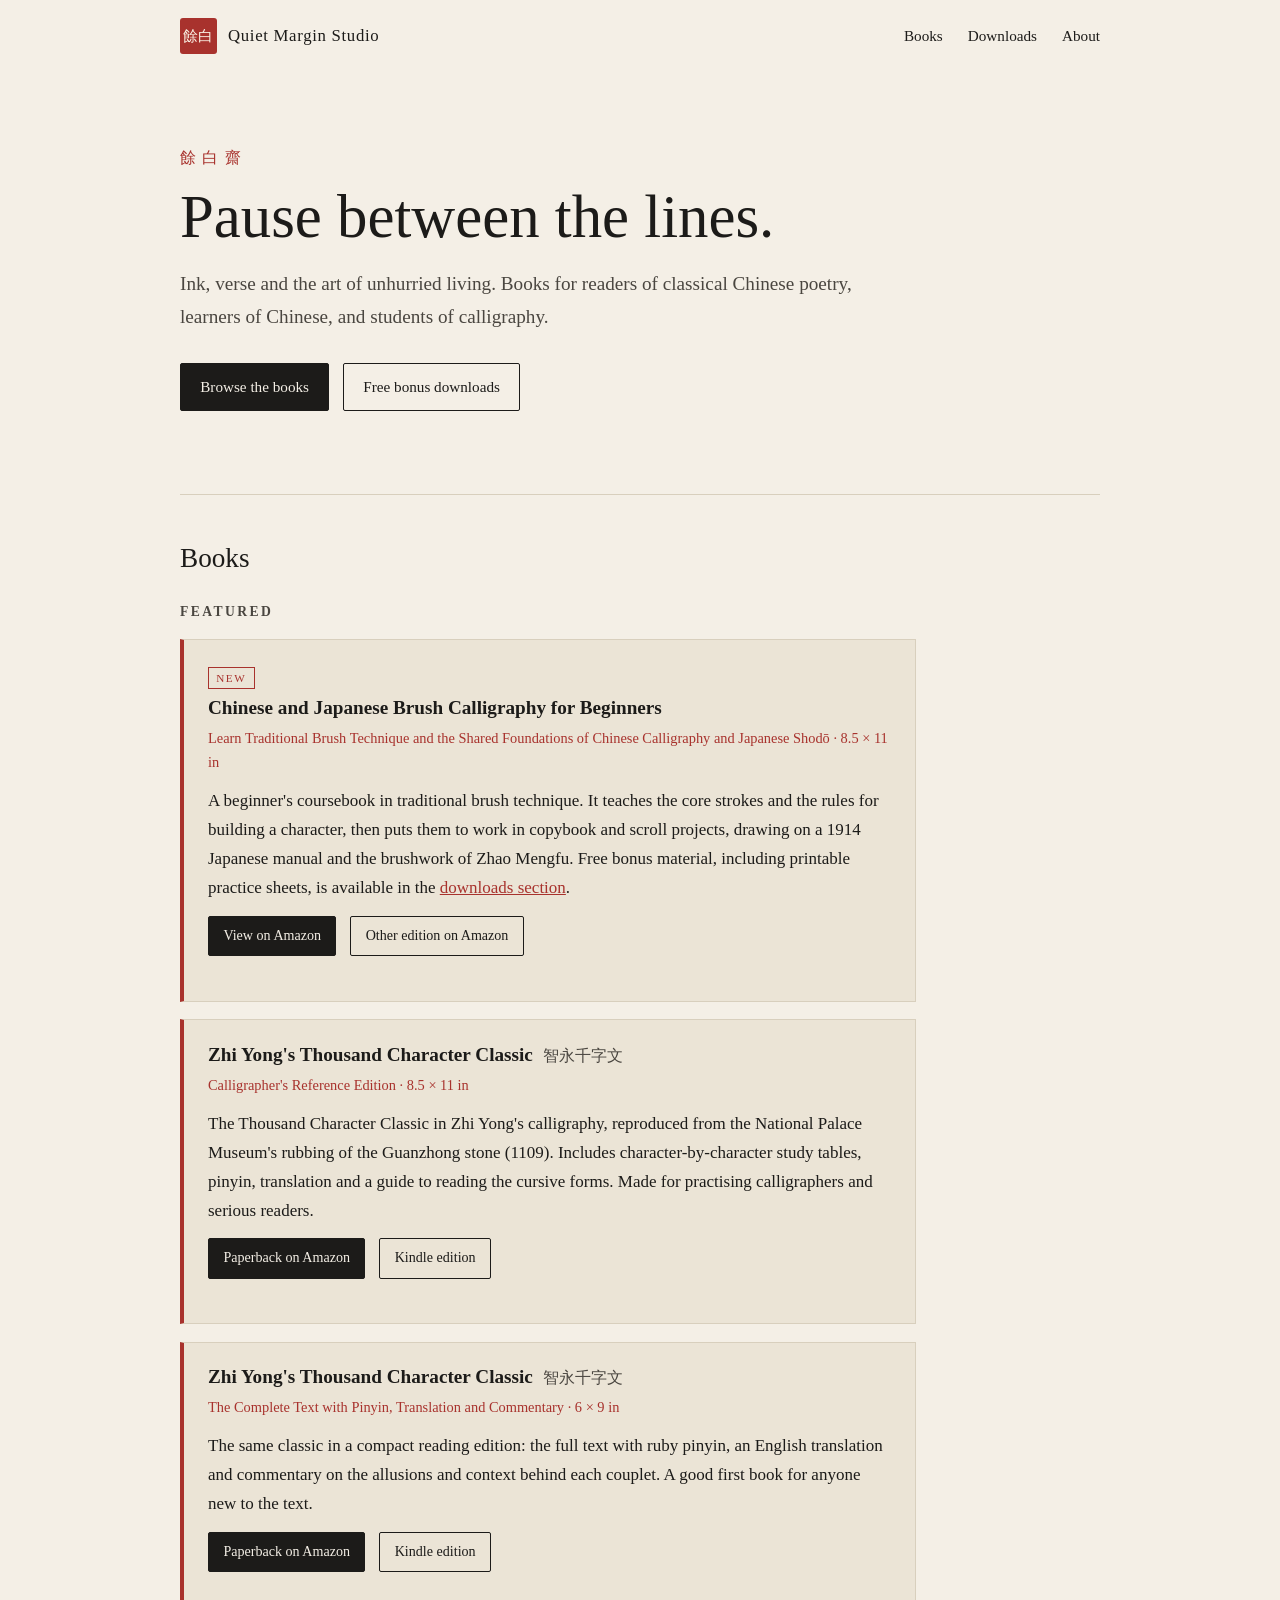
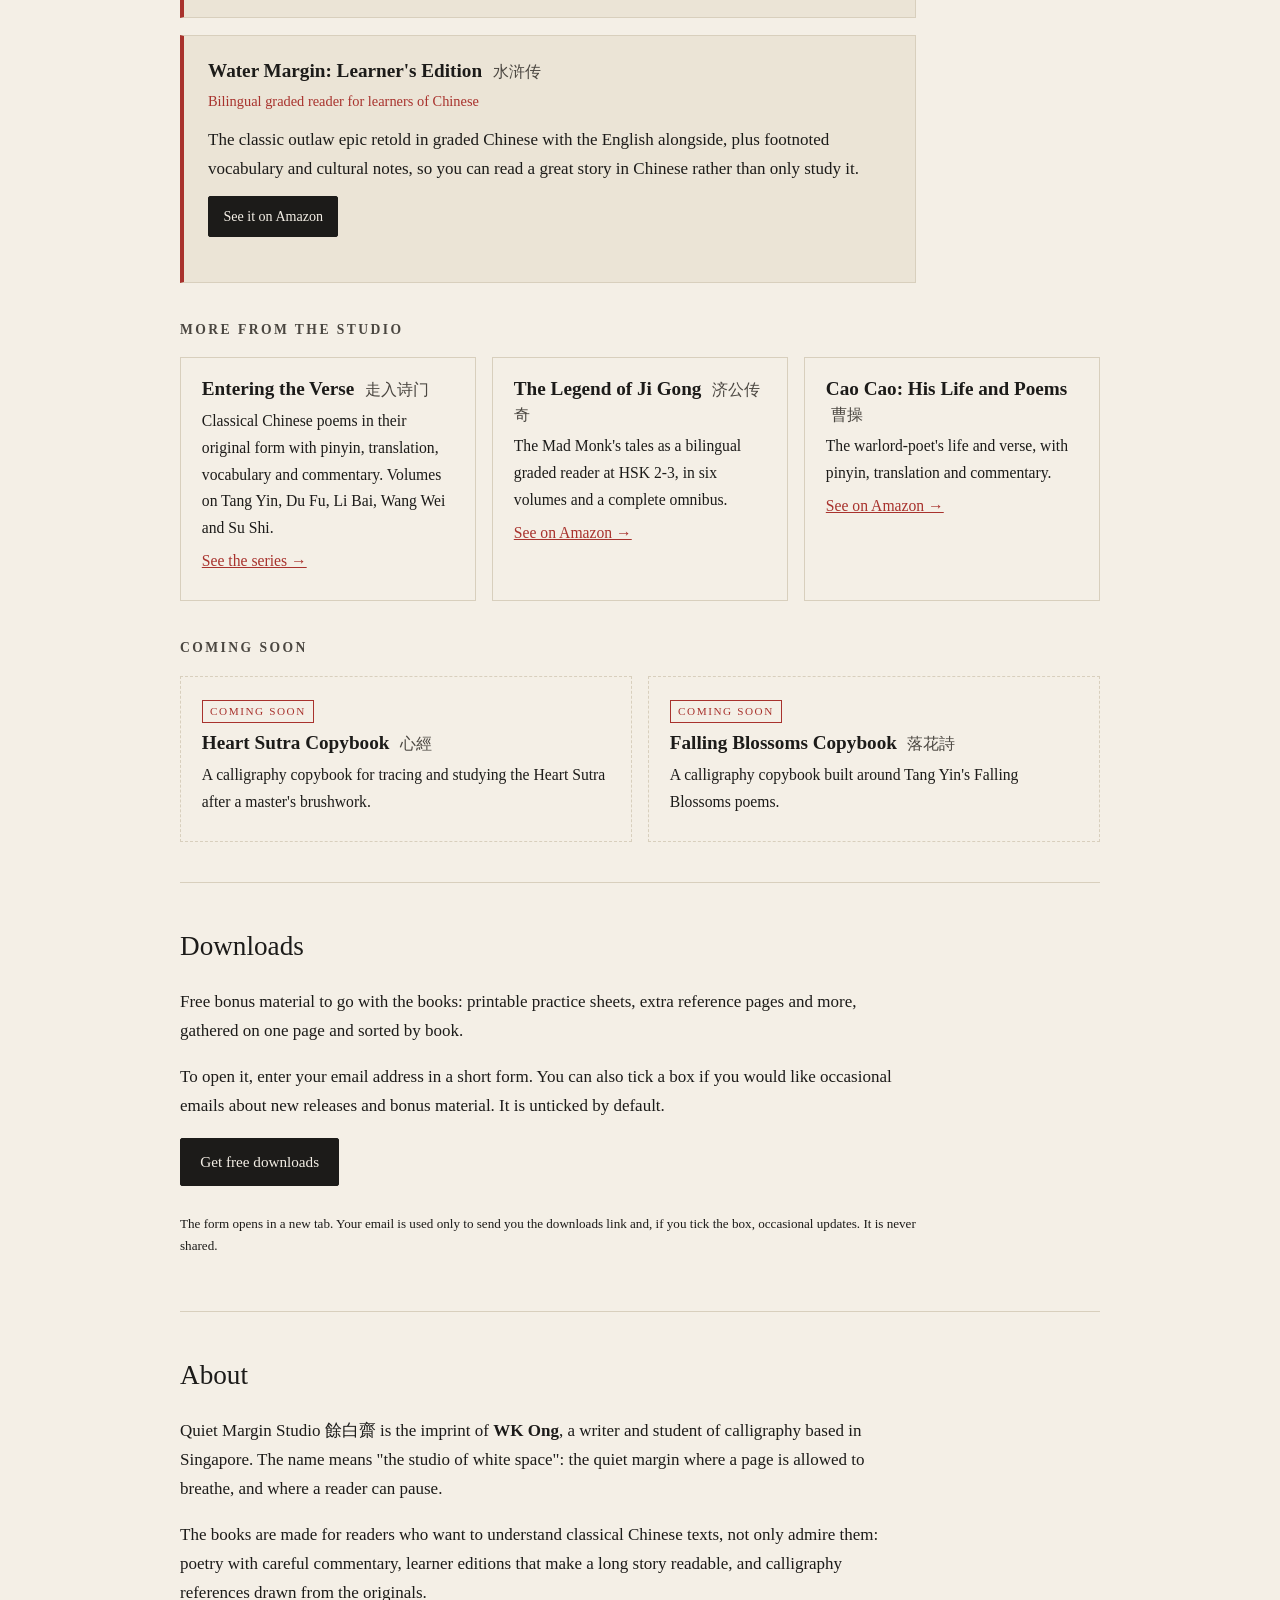
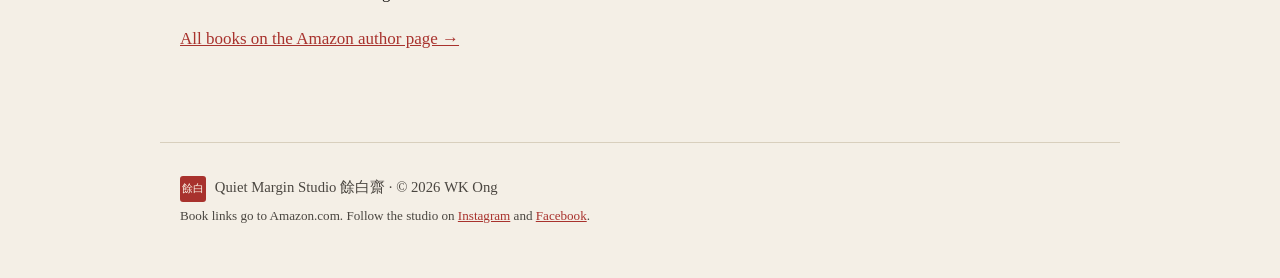
<file: index.html>
<!DOCTYPE html>
<html lang="en">
<head>
<meta charset="utf-8">
<meta name="viewport" content="width=device-width, initial-scale=1">
<title>Quiet Margin Studio 餘白齋 | Ink, verse and the art of unhurried living</title>
<meta name="description" content="Annotated classical Chinese poetry, the Thousand Character Classic, calligraphy reference books and graded readers for learners of Chinese and calligraphy. Quiet Margin Studio 餘白齋.">
<meta property="og:title" content="Quiet Margin Studio 餘白齋">
<meta property="og:description" content="Pause between the lines. Ink, verse and the art of unhurried living.">
<meta property="og:type" content="website">
<meta name="theme-color" content="#f4efe6">
<link rel="stylesheet" href="style.css">
</head>
<body>

<header class="site-header">
  <a class="brand" href="#top" aria-label="Quiet Margin Studio home">
    <span class="seal" aria-hidden="true">餘白</span>
    <span class="brand-name">Quiet Margin Studio</span>
  </a>
  <nav aria-label="Main">
    <a href="#books">Books</a>
    <a href="#downloads">Downloads</a>
    <a href="#about">About</a>
  </nav>
</header>

<main id="top">

<section class="hero">
  <p class="eyebrow">餘白齋</p>
  <h1>Pause between the lines.</h1>
  <p class="lede">Ink, verse and the art of unhurried living. Books for readers of classical Chinese poetry, learners of Chinese, and students of calligraphy.</p>
  <p class="cta">
    <a class="btn" href="#books">Browse the books</a>
    <a class="btn ghost" href="#downloads">Free bonus downloads</a>
  </p>
</section>

<section id="books" class="section">
  <h2>Books</h2>

  <h3 class="group">Featured</h3>

  <article class="book">
    <div class="book-body">
      <span class="tag">New</span>
      <h4>Chinese and Japanese Brush Calligraphy for Beginners</h4>
      <p class="kicker">Learn Traditional Brush Technique and the Shared Foundations of Chinese Calligraphy and Japanese Shod&#333; &middot; 8.5 &times; 11 in</p>
      <p>A beginner's coursebook in traditional brush technique. It teaches the core strokes and the rules for building a character, then puts them to work in copybook and scroll projects, drawing on a 1914 Japanese manual and the brushwork of Zhao Mengfu. Free bonus material, including printable practice sheets, is available in the <a href="#downloads">downloads section</a>.</p>
      <p class="links">
        <!-- TODO: confirm which ASIN is paperback and which is Kindle, then label the buttons "Paperback on Amazon" / "Kindle edition" -->
        <a class="btn small" href="https://www.amazon.com/dp/B0HSL45PC2" rel="noopener">View on Amazon</a>
        <a class="btn small ghost" href="https://www.amazon.com/dp/B0HSL29RRF" rel="noopener">Other edition on Amazon</a>
      </p>
    </div>
  </article>

  <article class="book">
    <div class="book-body">
      <h4>Zhi Yong's Thousand Character Classic <span class="zh">智永千字文</span></h4>
      <p class="kicker">Calligrapher's Reference Edition &middot; 8.5 &times; 11 in</p>
      <p>The Thousand Character Classic in Zhi Yong's calligraphy, reproduced from the National Palace Museum's rubbing of the Guanzhong stone (1109). Includes character-by-character study tables, pinyin, translation and a guide to reading the cursive forms. Made for practising calligraphers and serious readers.</p>
      <p class="links">
        <a class="btn small" href="https://www.amazon.com/dp/B0HP7FFG7Z" rel="noopener">Paperback on Amazon</a>
        <a class="btn small ghost" href="https://www.amazon.com/dp/B0HP773MP9" rel="noopener">Kindle edition</a>
      </p>
    </div>
  </article>

  <article class="book">
    <div class="book-body">
      <h4>Zhi Yong's Thousand Character Classic <span class="zh">智永千字文</span></h4>
      <p class="kicker">The Complete Text with Pinyin, Translation and Commentary &middot; 6 &times; 9 in</p>
      <p>The same classic in a compact reading edition: the full text with ruby pinyin, an English translation and commentary on the allusions and context behind each couplet. A good first book for anyone new to the text.</p>
      <p class="links">
        <a class="btn small" href="https://www.amazon.com/dp/B0HL45P8YJ" rel="noopener">Paperback on Amazon</a>
        <a class="btn small ghost" href="https://www.amazon.com/dp/B0HNBVPN42" rel="noopener">Kindle edition</a>
      </p>
    </div>
  </article>

  <article class="book">
    <div class="book-body">
      <h4>Water Margin: Learner's Edition <span class="zh">水浒传</span></h4>
      <p class="kicker">Bilingual graded reader for learners of Chinese</p>
      <p>The classic outlaw epic retold in graded Chinese with the English alongside, plus footnoted vocabulary and cultural notes, so you can read a great story in Chinese rather than only study it.</p>
      <p class="links">
        <!-- TODO: replace this author-page link with the direct Learner's Edition link: https://www.amazon.com/dp/ASIN -->
        <a class="btn small" href="https://www.amazon.com/WK-Ong/e/B0H46R8YNY" rel="noopener">See it on Amazon</a>
      </p>
    </div>
  </article>

  <h3 class="group">More from the studio</h3>

  <div class="grid">
    <article class="card">
      <h4>Entering the Verse <span class="zh">走入诗门</span></h4>
      <p>Classical Chinese poems in their original form with pinyin, translation, vocabulary and commentary. Volumes on Tang Yin, Du Fu, Li Bai, Wang Wei and Su Shi.</p>
      <p><a href="https://www.amazon.com/WK-Ong/e/B0H46R8YNY" rel="noopener">See the series &rarr;</a></p>
    </article>
    <article class="card">
      <h4>The Legend of Ji Gong <span class="zh">济公传奇</span></h4>
      <p>The Mad Monk's tales as a bilingual graded reader at HSK 2-3, in six volumes and a complete omnibus.</p>
      <p><a href="https://www.amazon.com/WK-Ong/e/B0H46R8YNY" rel="noopener">See on Amazon &rarr;</a></p>
    </article>
    <article class="card">
      <h4>Cao Cao: His Life and Poems <span class="zh">曹操</span></h4>
      <p>The warlord-poet's life and verse, with pinyin, translation and commentary.</p>
      <p><a href="https://www.amazon.com/WK-Ong/e/B0H46R8YNY" rel="noopener">See on Amazon &rarr;</a></p>
    </article>
  </div>

  <h3 class="group">Coming soon</h3>

  <div class="grid">
    <!-- Edit the titles below once confirmed. When a book is live, change class="card soon" to class="card",
         remove the "Coming soon" tag and set the link to https://www.amazon.com/dp/ASIN -->
    <article class="card soon">
      <span class="tag">Coming soon</span>
      <h4>Heart Sutra Copybook <span class="zh">心經</span></h4>
      <p>A calligraphy copybook for tracing and studying the Heart Sutra after a master's brushwork.</p>
    </article>
    <article class="card soon">
      <span class="tag">Coming soon</span>
      <h4>Falling Blossoms Copybook <span class="zh">落花詩</span></h4>
      <p>A calligraphy copybook built around Tang Yin's Falling Blossoms poems.</p>
    </article>
  </div>
</section>

<section id="downloads" class="section downloads">
  <h2>Downloads</h2>
  <p>Free bonus material to go with the books: printable practice sheets, extra reference pages and more, gathered on one page and sorted by book.</p>
  <p>To open it, enter your email address in a short form. You can also tick a box if you would like occasional emails about new releases and bonus material. It is unticked by default.</p>

  <p id="dl-first">
    <a id="dl-open" class="btn" href="https://forms.gle/yKo53hTwRgAWXKhK8" target="_blank" rel="noopener">Get free downloads</a>
  </p>
  <p id="dl-again" hidden>
    <a class="btn" href="bonus-downloads.html">Go to your downloads</a>
    <a class="btn ghost" href="https://forms.gle/yKo53hTwRgAWXKhK8" target="_blank" rel="noopener">Use a different email</a>
  </p>
  <p class="fine">The form opens in a new tab. Your email is used only to send you the downloads link and, if you tick the box, occasional updates. It is never shared.</p>
</section>

<script>
(function(){
  var KEY='qms_dl_access';
  var first=document.getElementById('dl-first'),again=document.getElementById('dl-again');
  function showAgain(){first.hidden=true;again.hidden=false;}
  try{if(localStorage.getItem(KEY)==='1'){showAgain();}}catch(e){}
  document.getElementById('dl-open').addEventListener('click',function(){
    try{localStorage.setItem(KEY,'1');}catch(e){}
    setTimeout(showAgain,800);
  });
})();
</script>

<section id="about" class="section">
  <h2>About</h2>
  <p>Quiet Margin Studio 餘白齋 is the imprint of <strong>WK Ong</strong>, a writer and student of calligraphy based in Singapore. The name means "the studio of white space": the quiet margin where a page is allowed to breathe, and where a reader can pause.</p>
  <p>The books are made for readers who want to understand classical Chinese texts, not only admire them: poetry with careful commentary, learner editions that make a long story readable, and calligraphy references drawn from the originals.</p>
  <p><a href="https://www.amazon.com/WK-Ong/e/B0H46R8YNY" rel="noopener">All books on the Amazon author page &rarr;</a></p>
</section>

</main>

<footer class="site-footer">
  <p><span class="seal small" aria-hidden="true">餘白</span> Quiet Margin Studio 餘白齋 &middot; &copy; 2026 WK Ong</p>
  <p class="fine">Book links go to Amazon.com. Follow the studio on
    <a href="https://www.instagram.com/quietmargin.studio/" rel="noopener">Instagram</a> and
    <a href="https://www.facebook.com/profile.php?id=61595895133856" rel="noopener">Facebook</a>.</p>
</footer>

</body>
</html>
</file>
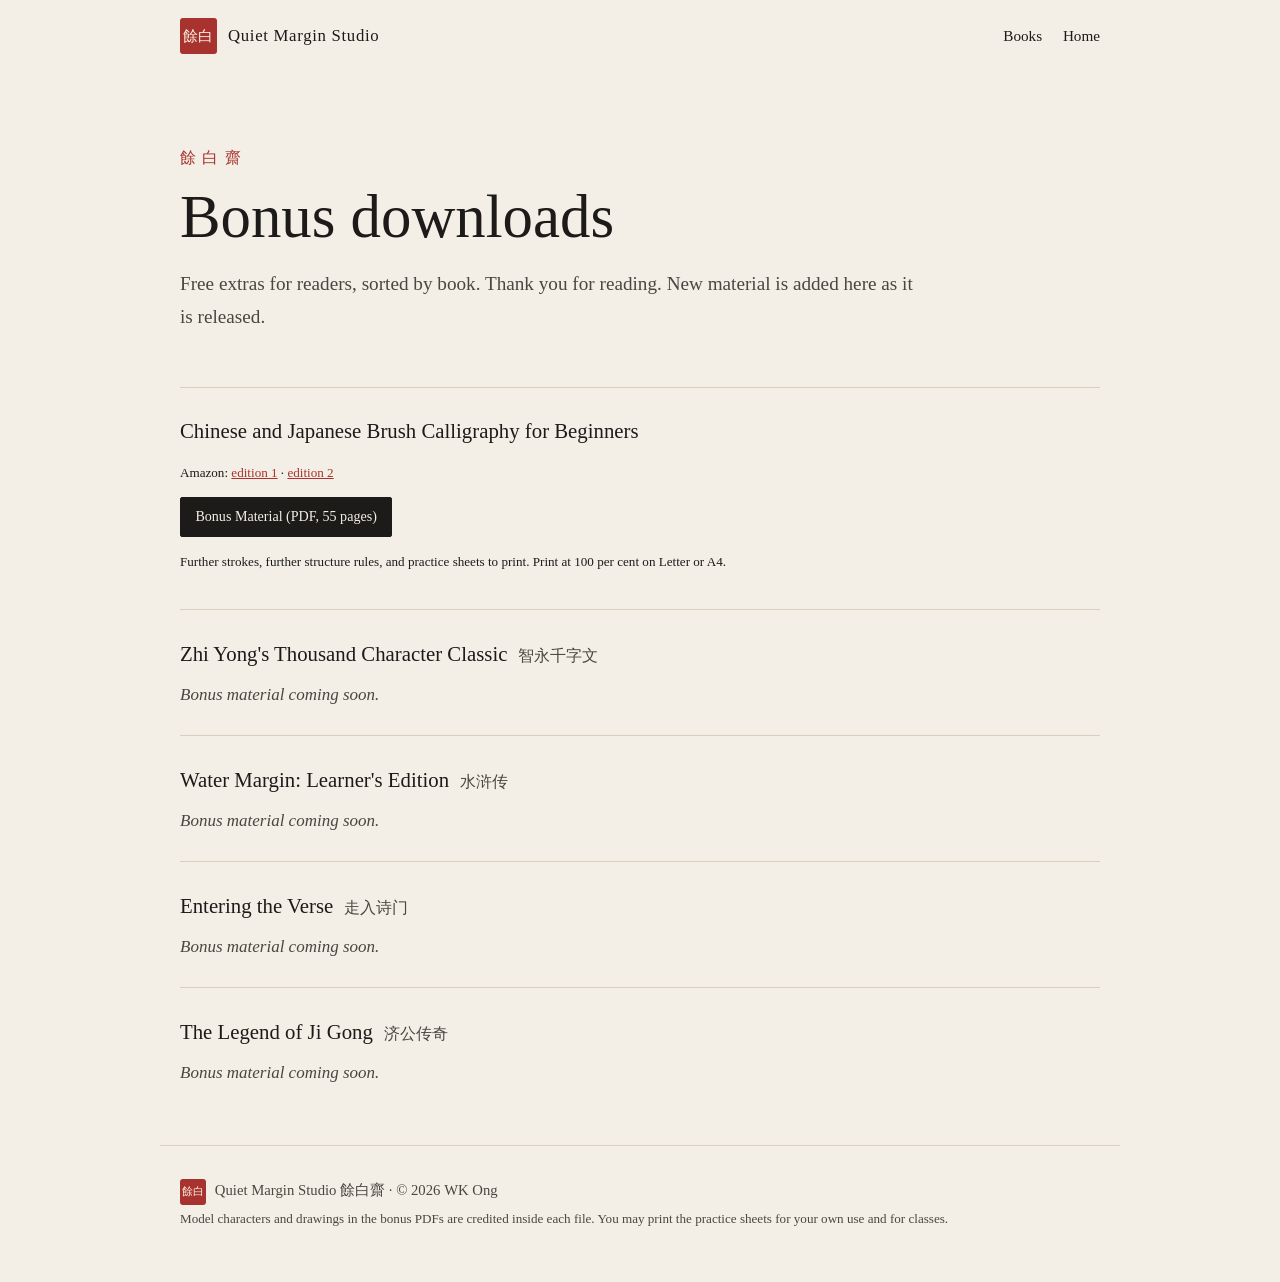
<file: bonus-downloads.html>
<!DOCTYPE html>
<html lang="en">
<head>
<meta charset="utf-8">
<meta name="viewport" content="width=device-width, initial-scale=1">
<meta name="robots" content="noindex">
<title>Bonus downloads | Quiet Margin Studio 餘白齋</title>
<link rel="stylesheet" href="style.css">
<style>
.dl-book{border-top:1px solid var(--line);padding:1.6rem 0}
.dl-book h2{font-size:1.3rem;margin:0 0 .3rem}
.dl-book ul{list-style:none;padding:0;margin:.8rem 0 0}
.dl-book li{margin:0 0 .5rem}
.soon-note{color:var(--ink-soft);font-style:italic;margin:.6rem 0 0}
</style>
</head>
<body>
<header class="site-header">
  <a class="brand" href="index.html" aria-label="Quiet Margin Studio home">
    <span class="seal" aria-hidden="true">餘白</span>
    <span class="brand-name">Quiet Margin Studio</span>
  </a>
  <nav aria-label="Main"><a href="index.html#books">Books</a><a href="index.html">Home</a></nav>
</header>
<main>
<section class="hero" style="padding-bottom:1.5rem">
  <p class="eyebrow">餘白齋</p>
  <h1>Bonus downloads</h1>
  <p class="lede">Free extras for readers, sorted by book. Thank you for reading. New material is added here as it is released.</p>
</section>

<section class="dl-book">
  <h2>Chinese and Japanese Brush Calligraphy for Beginners</h2>
  <p class="fine">Amazon: <a href="https://www.amazon.com/dp/B0HSL45PC2" rel="noopener">edition 1</a> &middot; <a href="https://www.amazon.com/dp/B0HSL29RRF" rel="noopener">edition 2</a></p>
  <ul>
    <li><a class="btn small" href="downloads/Brush_Calligraphy_for_Beginners_Bonus.pdf" download>Bonus Material (PDF, 55 pages)</a><br>
      <span class="fine">Further strokes, further structure rules, and practice sheets to print. Print at 100 per cent on Letter or A4.</span></li>
  </ul>
</section>

<section class="dl-book">
  <h2>Zhi Yong's Thousand Character Classic <span class="zh">智永千字文</span></h2>
  <p class="soon-note">Bonus material coming soon.</p>
</section>

<section class="dl-book">
  <h2>Water Margin: Learner's Edition <span class="zh">水浒传</span></h2>
  <p class="soon-note">Bonus material coming soon.</p>
</section>

<section class="dl-book">
  <h2>Entering the Verse <span class="zh">走入诗门</span></h2>
  <p class="soon-note">Bonus material coming soon.</p>
</section>

<section class="dl-book">
  <h2>The Legend of Ji Gong <span class="zh">济公传奇</span></h2>
  <p class="soon-note">Bonus material coming soon.</p>
</section>
</main>
<footer class="site-footer">
  <p><span class="seal small" aria-hidden="true">餘白</span> Quiet Margin Studio 餘白齋 &middot; &copy; 2026 WK Ong</p>
  <p class="fine">Model characters and drawings in the bonus PDFs are credited inside each file. You may print the practice sheets for your own use and for classes.</p>
</footer>
<script>try{localStorage.setItem('qms_dl_access','1');}catch(e){}</script>
</body>
</html>
</file>
<file: style.css>
:root{
  --paper:#f4efe6;
  --paper-2:#ebe4d6;
  --ink:#1c1b19;
  --ink-soft:#4a4640;
  --seal:#a8322d;
  --line:#d8cfbd;
  --max:46rem;
}
*{box-sizing:border-box}
html{scroll-behavior:smooth}
body{
  margin:0;background:var(--paper);color:var(--ink);
  font-family:"Iowan Old Style","Palatino Linotype","Noto Serif SC","Songti SC","Source Han Serif SC",Georgia,serif;
  font-size:1.0625rem;line-height:1.7;
}
a{color:var(--seal)}
a:hover{text-decoration-thickness:2px}
.site-header{
  display:flex;justify-content:space-between;align-items:center;gap:1rem;flex-wrap:wrap;
  max-width:60rem;margin:0 auto;padding:1.1rem 1.25rem;
}
.brand{display:flex;align-items:center;gap:.7rem;text-decoration:none;color:var(--ink)}
.brand-name{font-size:1.05rem;letter-spacing:.04em}
.seal{
  display:inline-flex;align-items:center;justify-content:center;
  width:2.3rem;height:2.3rem;background:var(--seal);color:#fbf3e6;
  font-size:.95rem;line-height:1;border-radius:3px;letter-spacing:0;
}
.seal.small{width:1.6rem;height:1.6rem;font-size:.7rem;vertical-align:middle;margin-right:.35rem}
nav a{margin-left:1.3rem;color:var(--ink);text-decoration:none;font-size:.95rem;border-bottom:1px solid transparent}
nav a:hover{border-bottom-color:var(--seal)}
main{max-width:60rem;margin:0 auto;padding:0 1.25rem}
.hero{padding:4.5rem 0 3.5rem;max-width:var(--max)}
.eyebrow{color:var(--seal);letter-spacing:.4em;font-size:1rem;margin:0 0 .8rem}
h1{font-size:clamp(2.3rem,7vw,3.8rem);line-height:1.1;margin:0 0 1.1rem;font-weight:500}
.lede{font-size:1.2rem;color:var(--ink-soft);margin:0 0 1.8rem}
.btn{
  display:inline-block;background:var(--ink);color:var(--paper);text-decoration:none;
  padding:.65rem 1.2rem;border:1px solid var(--ink);border-radius:2px;font-size:.95rem;margin:0 .6rem .6rem 0;
}
.btn:hover{background:var(--seal);border-color:var(--seal)}
.btn.ghost{background:transparent;color:var(--ink)}
.btn.ghost:hover{background:var(--ink);color:var(--paper);border-color:var(--ink)}
.btn.small{padding:.45rem .9rem;font-size:.88rem}
.section{padding:2.5rem 0;border-top:1px solid var(--line)}
h2{font-size:1.7rem;font-weight:500;margin:0 0 1.2rem}
h3.group{font-size:.85rem;font-weight:600;letter-spacing:.18em;text-transform:uppercase;color:var(--ink-soft);margin:2.2rem 0 1rem}
h3.group:first-of-type{margin-top:0}
h4{font-size:1.2rem;font-weight:600;margin:0 0 .25rem;line-height:1.3}
.zh{font-weight:400;color:var(--ink-soft);margin-left:.35rem;font-size:1rem}
.kicker{color:var(--seal);font-size:.9rem;margin:0 0 .7rem}
.book{
  background:var(--paper-2);border:1px solid var(--line);border-left:4px solid var(--seal);
  padding:1.4rem 1.5rem;margin:0 0 1.1rem;max-width:var(--max);
}
.book p{margin:.3rem 0 .8rem}
.links{margin-bottom:0}
.grid{display:grid;grid-template-columns:repeat(auto-fit,minmax(15rem,1fr));gap:1rem}
.card{border:1px solid var(--line);padding:1.2rem 1.3rem;background:var(--paper)}
.card p{margin:.4rem 0;font-size:.98rem}
.card.soon{border-style:dashed;background:transparent}
.tag{
  display:inline-block;font-size:.7rem;letter-spacing:.14em;text-transform:uppercase;
  color:var(--seal);border:1px solid var(--seal);padding:.05rem .45rem;margin-bottom:.5rem;
}
.downloads p,#about p{max-width:var(--max)}
.dl-item{background:var(--paper-2);border:1px solid var(--line);border-left:4px solid var(--seal);padding:1.2rem 1.4rem;margin:0 0 1.4rem;max-width:var(--max)}
.dl-item p{margin:.3rem 0 0}
.dl-form{max-width:26rem}
.dl-form label{display:block;font-size:.95rem;margin:0 0 .3rem}
.dl-form input[type=email]{width:100%;padding:.6rem .7rem;font:inherit;border:1px solid var(--ink-soft);background:#fffdf8;color:var(--ink);border-radius:2px;margin-bottom:.9rem}
.dl-form .check{display:flex;gap:.6rem;align-items:flex-start;margin:0 0 1rem;line-height:1.5}
.dl-form .check input{margin-top:.35rem;width:1.1rem;height:1.1rem;accent-color:var(--seal);flex:none}
.dl-form button{cursor:pointer;font:inherit;font-size:.95rem}
.dl-unlocked ul{list-style:none;padding:0;margin:0 0 .6rem}
.book .tag{margin-bottom:.4rem}
.site-footer{
  max-width:60rem;margin:2rem auto 0;padding:1.8rem 1.25rem 3rem;border-top:1px solid var(--line);
  color:var(--ink-soft);font-size:.92rem;
}
.site-footer p{margin:.2rem 0}
.fine{font-size:.82rem}
:focus-visible{outline:3px solid var(--seal);outline-offset:2px}
@media (max-width:30rem){
  .hero{padding:3rem 0 2.5rem}
  nav a{margin-left:.9rem}
  .book{padding:1.1rem 1.1rem}
}
@media (prefers-reduced-motion:reduce){html{scroll-behavior:auto}}
</file>
